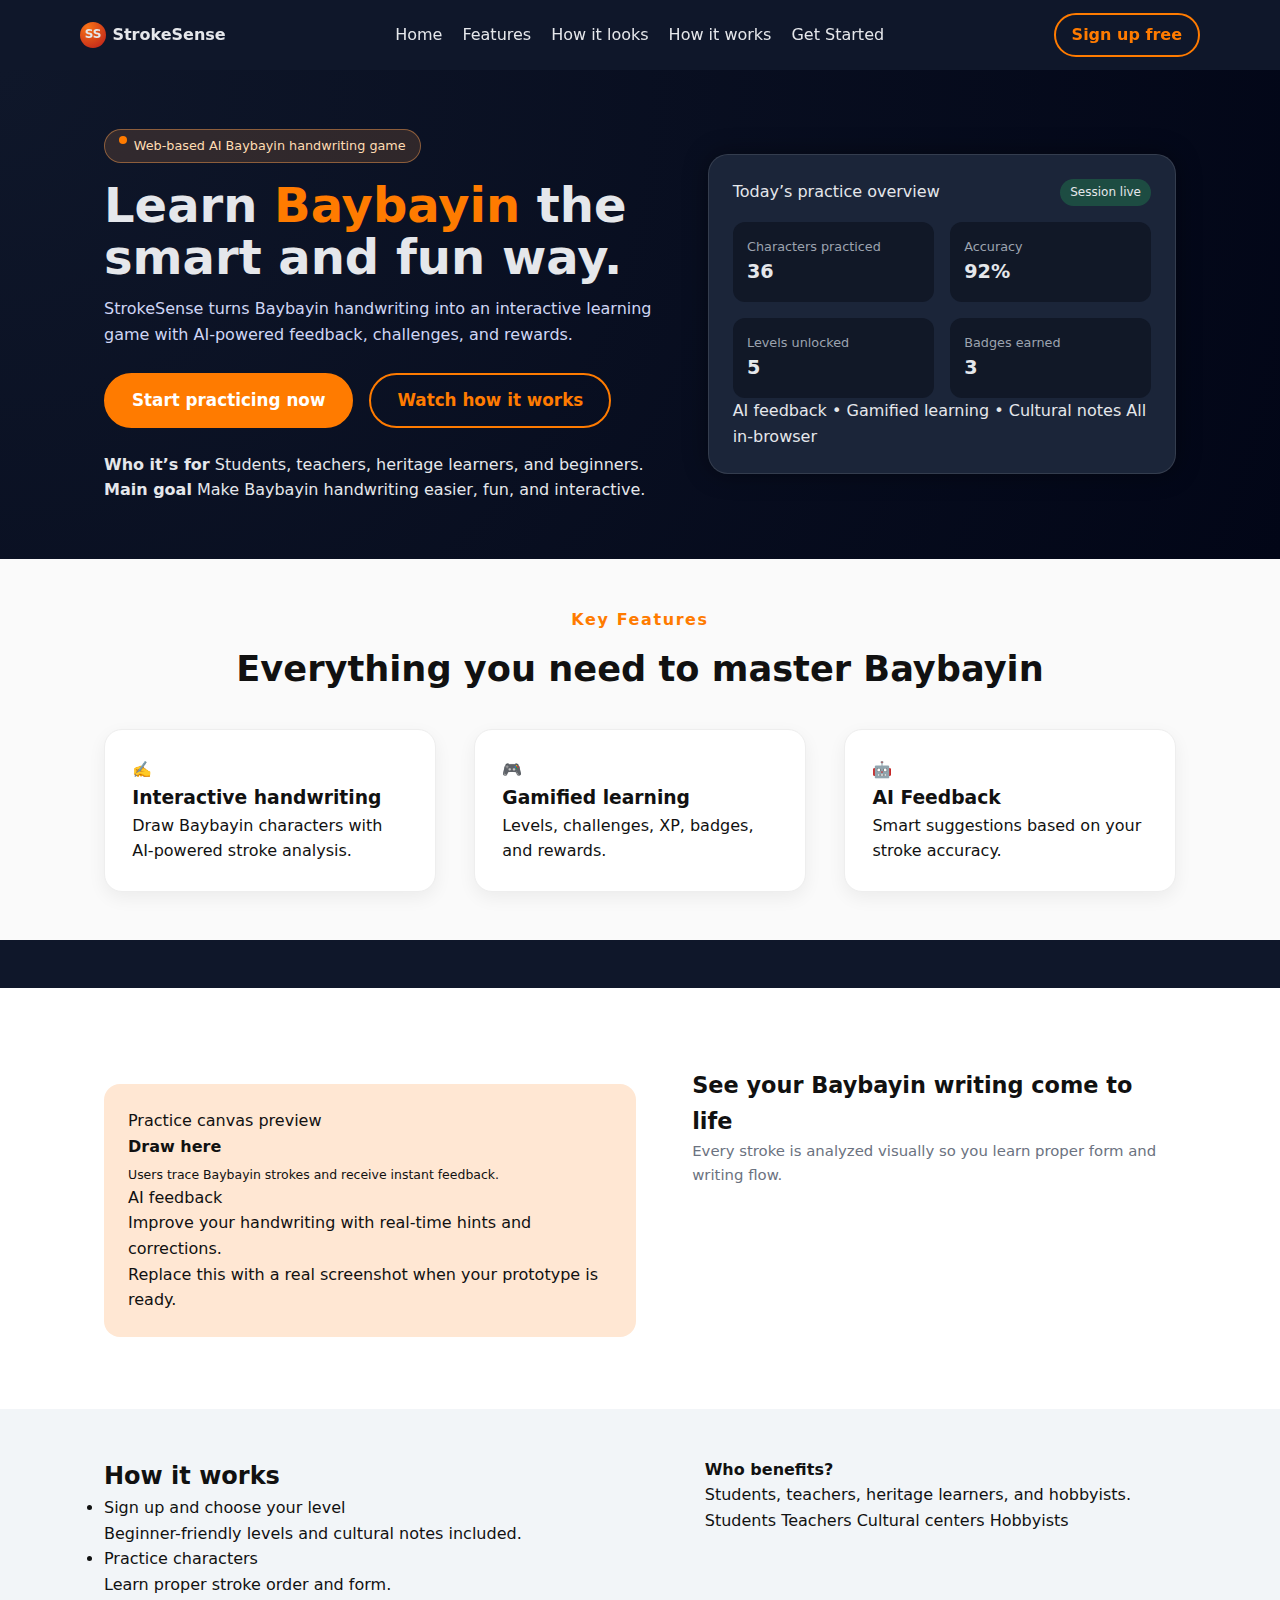
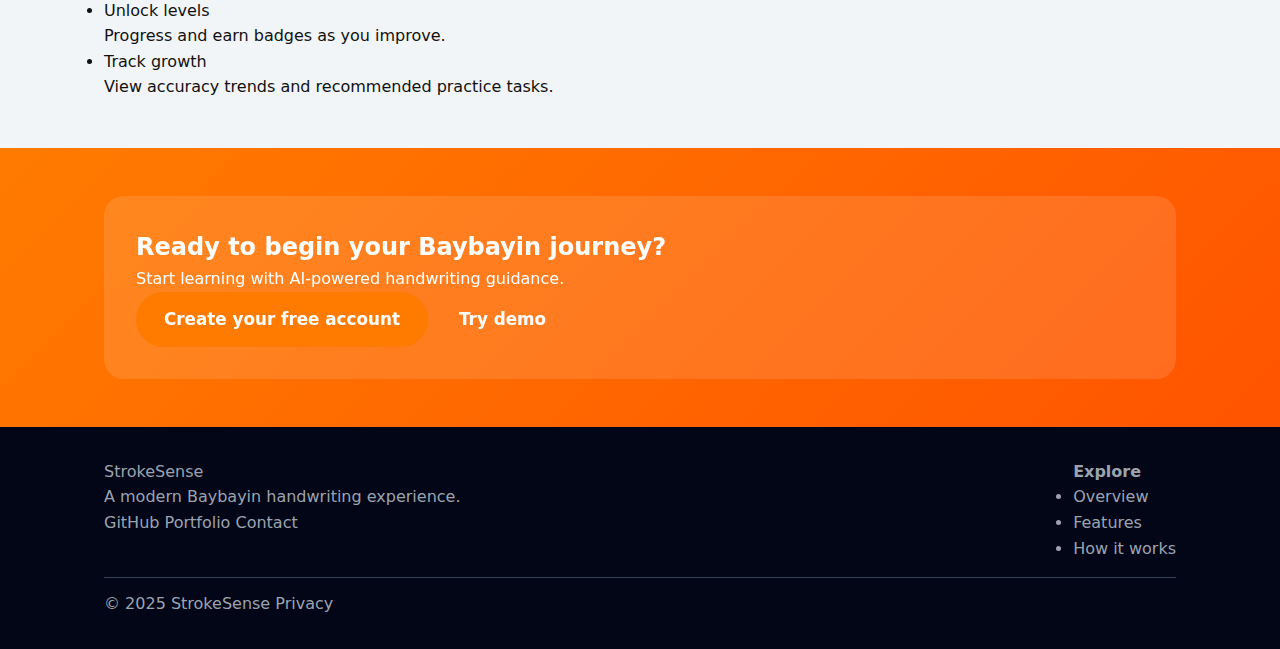
<file: index.html>
<!DOCTYPE html>
<html lang="en">
<head>
  <meta charset="UTF-8" />
  <title>StrokeSense – Learn Baybayin the Smart and Fun Way</title>
  <meta name="viewport" content="width=device-width, initial-scale=1.0" />
  <link rel="stylesheet" href="style.css" />
</head>
<body>
  <header>
    <div class="container nav">
      <div class="logo">
        <div class="logo-mark">SS</div>
        <span>StrokeSense</span>
      </div>
      <nav class="nav-links">
        <a href="#hero">Home</a>
        <a href="#features">Features</a>
        <a href="#visual">How it looks</a>
        <a href="#details">How it works</a>
        <a href="#cta">Get Started</a>
      </nav>
      <a href="#cta" class="nav-cta">Sign up free</a>
    </div>
  </header>

  <section id="hero" class="hero">
    <div class="container hero-grid">
      <div>
        <div class="badge">
          <span class="badge-dot"></span>
          <span>Web-based AI Baybayin handwriting game</span>
        </div>

        <h1>Learn <span>Baybayin</span> the smart and fun way.</h1>
        <p class="hero-subtitle">
          StrokeSense turns Baybayin handwriting into an interactive learning game with AI-powered feedback, challenges, and rewards.
        </p>

        <div class="hero-cta-group">
          <a href="#cta" class="btn-primary">Start practicing now</a>
          <a href="#visual" class="btn-outline">Watch how it works</a>
        </div>

        <div class="hero-meta">
          <span>
            <strong>Who it’s for</strong>
            Students, teachers, heritage learners, and beginners.
          </span>
          <span>
            <strong>Main goal</strong>
            Make Baybayin handwriting easier, fun, and interactive.
          </span>
        </div>
      </div>

      <div class="hero-visual">
        <div class="hero-card">
          <div class="hero-card-header">
            <span class="hero-card-title">Today’s practice overview</span>
            <span class="status-pill">Session live</span>
          </div>

          <div class="hero-card-metrics">
            <div class="metric">
              <p class="metric-label">Characters practiced</p>
              <p class="metric-value">36</p>
            </div>
            <div class="metric">
              <p class="metric-label">Accuracy</p>
              <p class="metric-value">92%</p>
            </div>
            <div class="metric">
              <p class="metric-label">Levels unlocked</p>
              <p class="metric-value">5</p>
            </div>
            <div class="metric">
              <p class="metric-label">Badges earned</p>
              <p class="metric-value">3</p>
            </div>
          </div>

          <div class="hero-card-footer">
            <span>AI feedback • Gamified learning • Cultural notes</span>
            <span class="hero-tag">All in-browser</span>
          </div>
        </div>
      </div>
    </div>
  </section>

  <section id="features" class="section features">
    <div class="container">
      <div class="section-header">
        <p class="section-kicker">Key Features</p>
        <h2 class="section-title features-title">Everything you need to master Baybayin</h2>
      </div>

      <div class="features-grid">
        <article class="feature-card">
          <div class="feature-icon">✍️</div>
          <h3 class="feature-title">Interactive handwriting</h3>
          <p class="feature-text">Draw Baybayin characters with AI-powered stroke analysis.</p>
        </article>

        <article class="feature-card">
          <div class="feature-icon">🎮</div>
          <h3 class="feature-title">Gamified learning</h3>
          <p class="feature-text">Levels, challenges, XP, badges, and rewards.</p>
        </article>

        <article class="feature-card">
          <div class="feature-icon">🤖</div>
          <h3 class="feature-title">AI Feedback</h3>
          <p class="feature-text">Smart suggestions based on your stroke accuracy.</p>
        </article>
      </div>
    </div>
  </section>

  <section id="visual" class="section visual-section">
    <div class="container visual-grid">
      <div class="visual-box">
        <div class="visual-header">
          <span>Practice canvas preview</span>
          <div class="visual-dots">
            <div class="dot"></div>
            <div class="dot"></div>
            <div class="dot"></div>
          </div>
        </div>

        <div class="canvas-mock">
          <div class="canvas-left">
            <div class="stroke-box">
              <strong>Draw here</strong>
              <p style="margin-top:0.35rem; font-size:0.78rem;">
                Users trace Baybayin strokes and receive instant feedback.
              </p>
            </div>
          </div>

          <div class="canvas-right">
            <span class="visual-pill">AI feedback</span>
            <p>Improve your handwriting with real-time hints and corrections.</p>
            <p>Replace this with a real screenshot when your prototype is ready.</p>
          </div>
        </div>
      </div>

      <div>
        <h2 class="section-title" style="font-size:1.4rem;">See your Baybayin writing come to life</h2>
        <p style="font-size:0.93rem; color:var(--muted); margin-bottom:1rem;">
          Every stroke is analyzed visually so you learn proper form and writing flow.
        </p>
      </div>
    </div>
  </section>

  <section id="details" class="section info">
    <div class="container info-layout">
      <div>
        <h2 class="section-title" style="font-size:1.5rem;">How it works</h2>
        <ul class="info-list">
          <li>
            <p class="info-item-title">Sign up and choose your level</p>
            <p class="info-item-desc">Beginner-friendly levels and cultural notes included.</p>
          </li>

          <li>
            <p class="info-item-title">Practice characters</p>
            <p class="info-item-desc">Learn proper stroke order and form.</p>
          </li>

          <li>
            <p class="info-item-title">Unlock levels</p>
            <p class="info-item-desc">Progress and earn badges as you improve.</p>
          </li>

          <li>
            <p class="info-item-title">Track growth</p>
            <p class="info-item-desc">View accuracy trends and recommended practice tasks.</p>
          </li>
        </ul>
      </div>

      <aside class="info-highlight">
        <h4>Who benefits?</h4>
        <p>Students, teachers, heritage learners, and hobbyists.</p>

        <div class="pill-row">
          <span class="pill">Students</span>
          <span class="pill">Teachers</span>
          <span class="pill">Cultural centers</span>
          <span class="pill">Hobbyists</span>
        </div>
      </aside>
    </div>
  </section>

  <section id="cta" class="cta">
    <div class="container">
      <div class="cta-box">
        <div>
          <h2 class="cta-title">Ready to begin your Baybayin journey?</h2>
          <p class="cta-text">Start learning with AI-powered handwriting guidance.</p>
        </div>
        <div class="cta-actions">
          <a href="#" class="btn-primary">Create your free account</a>
          <a href="#" class="btn-ghost">Try demo</a>
        </div>
      </div>
    </div>
  </section>

  <footer>
    <div class="container">
      <div class="footer-top">
        <div>
          <p class="footer-brand">StrokeSense</p>
          <p>A modern Baybayin handwriting experience.</p>

          <div class="socials">
            <a href="#">GitHub</a>
            <a href="#">Portfolio</a>
            <a href="#">Contact</a>
          </div>
        </div>

        <div class="footer-links">
          <ul>
            <strong>Explore</strong>
            <li><a href="#hero">Overview</a></li>
            <li><a href="#features">Features</a></li>
            <li><a href="#details">How it works</a></li>
          </ul>
        </div>
      </div>

      <div class="footer-bottom">
        <span>© 2025 StrokeSense</span>
        <span><a href="#">Privacy</a></span>
      </div>
    </div>
  </footer>
</body>
</html>
</file>
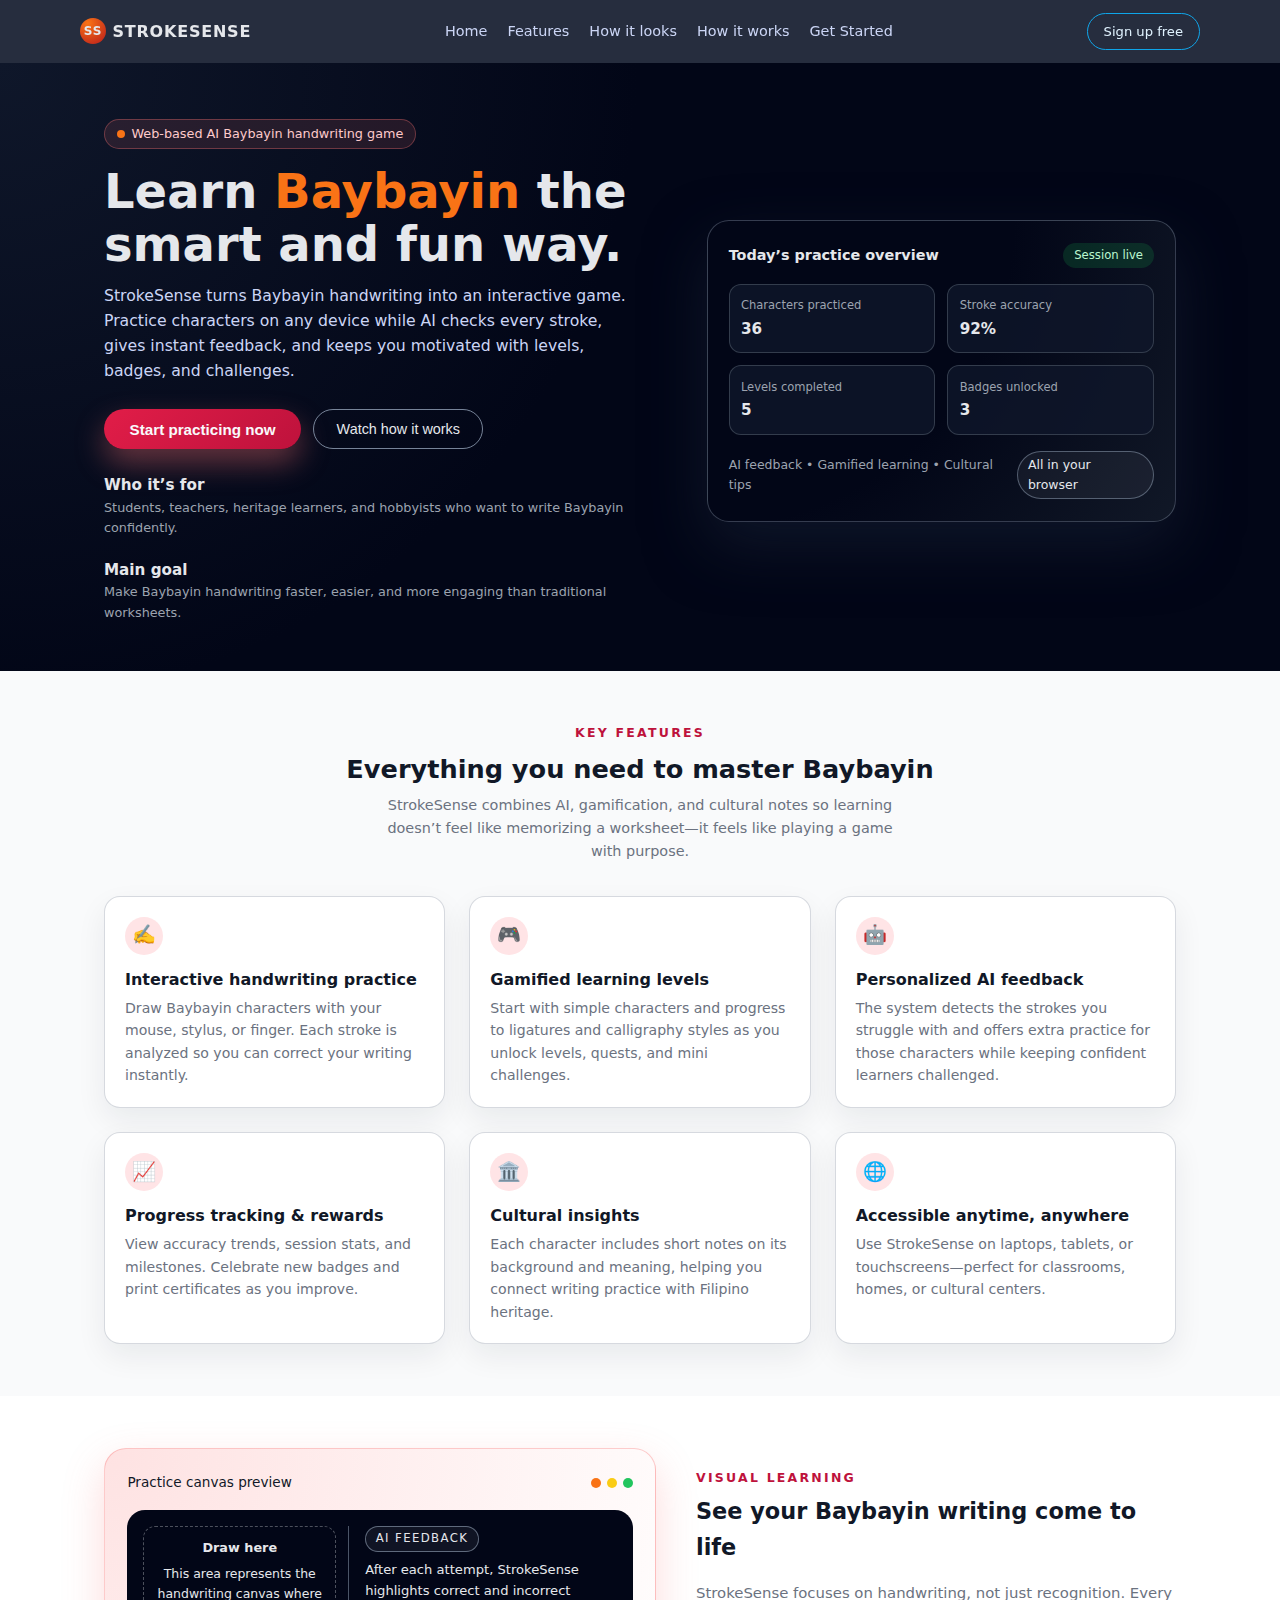
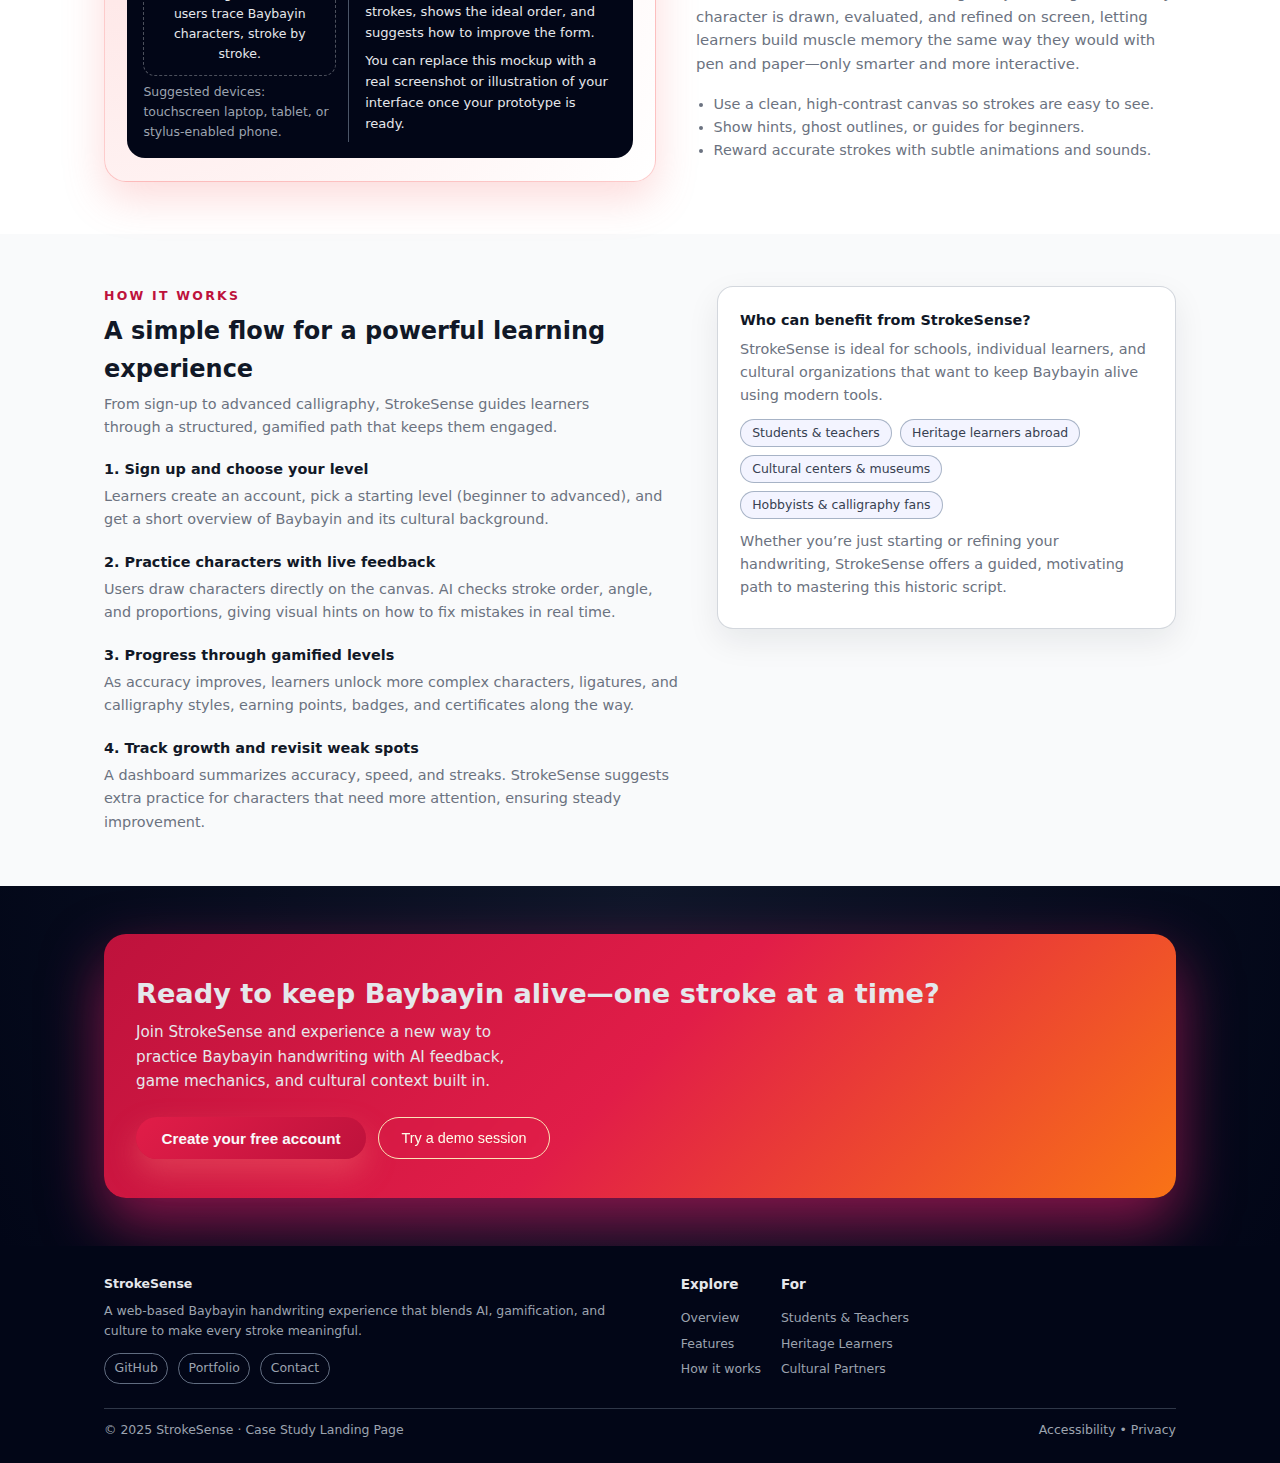
<file: strokesense-landing.html>
<!DOCTYPE html>
<html lang="en">
<head>
  <meta charset="UTF-8" />
  <title>StrokeSense – Learn Baybayin the Smart and Fun Way</title>
  <meta name="viewport" content="width=device-width, initial-scale=1.0" />

  <style>
   
    :root {
      --primary: #e11d48;      
      --primary-dark: #be123c;
      --primary-soft: #ffe4e6;
      --accent: #0ea5e9;
      --bg: #0f172a;
      --light-bg: #f3f4f6;
      --card-bg: #ffffff;
      --text: #111827;
      --muted: #6b7280;
      --radius: 16px;
      --max-width: 1120px;
    }

    * {
      margin: 0;
      padding: 0;
      box-sizing: border-box;
    }

    body {
      font-family: system-ui, -apple-system, BlinkMacSystemFont, "Segoe UI",
        sans-serif;
      background: var(--light-bg);
      color: var(--text);
      line-height: 1.6;
    }

    img {
      max-width: 100%;
      display: block;
    }

    a {
      text-decoration: none;
      color: inherit;
    }

    .container {
      width: 100%;
      max-width: var(--max-width);
      margin: 0 auto;
      padding: 0 1.5rem;
    }

   
    header {
      position: sticky;
      top: 0;
      z-index: 20;
      background: rgba(15, 23, 42, 0.9);
      backdrop-filter: blur(12px);
      color: #e5e7eb;
    }

    .nav {
      display: flex;
      align-items: center;
      justify-content: space-between;
      padding: 0.8rem 0;
    }

    .logo {
      display: flex;
      align-items: center;
      gap: 0.4rem;
      font-weight: 700;
      letter-spacing: 0.05em;
      font-size: 1rem;
      text-transform: uppercase;
    }

    .logo-mark {
      width: 26px;
      height: 26px;
      border-radius: 999px;
      background: radial-gradient(circle at 30% 20%, #f97316, #b91c1c);
      display: flex;
      align-items: center;
      justify-content: center;
      font-size: 0.75rem;
    }

    .nav-links {
      display: flex;
      gap: 1.25rem;
      font-size: 0.9rem;
    }

    .nav-links a {
      position: relative;
      color: #cbd5f5;
    }

    .nav-links a::after {
      content: "";
      position: absolute;
      left: 0;
      bottom: -0.25rem;
      width: 0;
      height: 2px;
      background: var(--accent);
      transition: width 0.2s ease;
    }

    .nav-links a:hover::after {
      width: 100%;
    }

    .nav-cta {
      padding: 0.45rem 1rem;
      border-radius: 999px;
      border: 1px solid var(--accent);
      font-size: 0.82rem;
      color: #e0f2fe;
      background: transparent;
      transition: all 0.2s ease;
    }

    .nav-cta:hover {
      background: var(--accent);
      color: #0f172a;
    }

    
    .hero {
      background: radial-gradient(circle at top left, #0f172a 0, #020617 45%);
      color: #e5e7eb;
      padding: 3.5rem 0 3rem;
    }

    .hero-grid {
      display: grid;
      grid-template-columns: minmax(0, 1.2fr) minmax(0, 1fr);
      gap: 2.5rem;
      align-items: center;
    }

    .badge {
      display: inline-flex;
      align-items: center;
      gap: 0.4rem;
      padding: 0.25rem 0.75rem;
      border-radius: 999px;
      background: rgba(248, 113, 113, 0.12);
      border: 1px solid rgba(248, 113, 113, 0.35);
      font-size: 0.8rem;
      margin-bottom: 1rem;
      color: #fecaca;
    }

    .badge-dot {
      width: 8px;
      height: 8px;
      border-radius: 999px;
      background: #f97316;
    }

    .hero h1 {
      font-size: clamp(2rem, 3vw + 1rem, 3rem);
      line-height: 1.1;
      margin-bottom: 0.75rem;
    }

    .hero h1 span {
      color: #f97316;
    }

    .hero-subtitle {
      font-size: 0.98rem;
      color: #cbd5f5;
      max-width: 34rem;
      margin-bottom: 1.6rem;
    }

    .hero-cta-group {
      display: flex;
      flex-wrap: wrap;
      gap: 0.75rem;
      margin-bottom: 1.5rem;
    }

    .btn-primary {
      border: none;
      padding: 0.7rem 1.6rem;
      border-radius: 999px;
      background: linear-gradient(135deg, var(--primary), var(--primary-dark));
      color: #f9fafb;
      font-size: 0.95rem;
      font-weight: 600;
      cursor: pointer;
      box-shadow: 0 14px 30px rgba(248, 113, 113, 0.4);
      transition: transform 0.15s ease, box-shadow 0.15s ease;
    }

    .btn-primary:hover {
      transform: translateY(-1px);
      box-shadow: 0 18px 40px rgba(248, 113, 113, 0.55);
    }

    .btn-outline {
      padding: 0.7rem 1.4rem;
      border-radius: 999px;
      border: 1px solid rgba(148, 163, 184, 0.8);
      background: transparent;
      color: #e5e7eb;
      font-size: 0.9rem;
      cursor: pointer;
      transition: all 0.15s ease;
    }

    .btn-outline:hover {
      border-color: var(--accent);
      color: #e0f2fe;
      background: rgba(15, 23, 42, 0.7);
    }

    .hero-meta {
      display: flex;
      flex-wrap: wrap;
      gap: 1.2rem;
      font-size: 0.8rem;
      color: #9ca3af;
    }

    .hero-meta span strong {
      display: block;
      font-size: 0.95rem;
      color: #e5e7eb;
    }

   
    .hero-visual {
      position: relative;
    }

    .hero-card {
      background: radial-gradient(circle at top left, #020617, #020617 55%, #111827);
      border-radius: 22px;
      padding: 1.4rem 1.3rem;
      box-shadow: 0 24px 60px rgba(15, 23, 42, 0.9);
      border: 1px solid rgba(148, 163, 184, 0.35);
    }

    .hero-card-header {
      display: flex;
      justify-content: space-between;
      align-items: center;
      margin-bottom: 1rem;
    }

    .hero-card-title {
      font-size: 0.9rem;
      font-weight: 600;
      color: #e5e7eb;
    }

    .status-pill {
      padding: 0.18rem 0.7rem;
      border-radius: 999px;
      font-size: 0.73rem;
      background: rgba(22, 163, 74, 0.2);
      color: #bbf7d0;
    }

    .hero-card-metrics {
      display: grid;
      grid-template-columns: repeat(2, minmax(0, 1fr));
      gap: 0.75rem;
      margin-bottom: 1rem;
      font-size: 0.8rem;
    }

    .metric {
      padding: 0.7rem;
      border-radius: 12px;
      background: rgba(15, 23, 42, 0.8);
      border: 1px solid rgba(55, 65, 81, 0.9);
    }

    .metric-label {
      color: #9ca3af;
      margin-bottom: 0.15rem;
      font-size: 0.72rem;
    }

    .metric-value {
      color: #e5e7eb;
      font-weight: 600;
      font-size: 0.95rem;
    }

    .hero-card-footer {
      display: flex;
      justify-content: space-between;
      align-items: center;
      font-size: 0.78rem;
      color: #9ca3af;
    }

    .hero-tag {
      padding: 0.18rem 0.6rem;
      border-radius: 999px;
      background: rgba(248, 250, 252, 0.05);
      border: 1px solid rgba(148, 163, 184, 0.5);
      color: #e5e7eb;
    }

    
    .section {
      padding: 3.25rem 0;
    }

    .section-header {
      text-align: center;
      margin-bottom: 2rem;
    }

    .section-kicker {
      font-size: 0.78rem;
      letter-spacing: 0.18em;
      text-transform: uppercase;
      color: var(--primary-dark);
      font-weight: 700;
      margin-bottom: 0.4rem;
    }

    .section-title {
      font-size: 1.6rem;
      margin-bottom: 0.25rem;
    }

    .section-subtitle {
      font-size: 0.9rem;
      color: var(--muted);
      max-width: 32rem;
      margin: 0 auto;
    }

   
    .features {
      background: #f9fafb;
    }

    .features-grid {
      display: grid;
      grid-template-columns: repeat(3, minmax(0, 1fr));
      gap: 1.5rem;
    }

    .feature-card {
      background: var(--card-bg);
      border-radius: var(--radius);
      padding: 1.25rem;
      box-shadow: 0 12px 30px rgba(15, 23, 42, 0.07);
      border: 1px solid rgba(209, 213, 219, 0.9);
      transition: transform 0.15s ease, box-shadow 0.15s ease;
    }

    .feature-card:hover {
      transform: translateY(-4px);
      box-shadow: 0 18px 45px rgba(15, 23, 42, 0.12);
    }

    .feature-icon {
      width: 38px;
      height: 38px;
      border-radius: 999px;
      display: flex;
      align-items: center;
      justify-content: center;
      font-size: 1.2rem;
      margin-bottom: 0.75rem;
      background: var(--primary-soft);
      color: var(--primary-dark);
    }

    .feature-title {
      font-size: 1rem;
      font-weight: 600;
      margin-bottom: 0.3rem;
    }

    .feature-text {
      font-size: 0.88rem;
      color: var(--muted);
    }

    
    .visual-section {
      background: #ffffff;
    }

    .visual-grid {
      display: grid;
      grid-template-columns: minmax(0, 1.15fr) minmax(0, 1fr);
      gap: 2.5rem;
      align-items: center;
    }

    .visual-box {
      border-radius: 22px;
      padding: 1.4rem;
      background: radial-gradient(circle at top left, #fee2e2, #ffffff);
      border: 1px solid rgba(248, 113, 113, 0.35);
      box-shadow: 0 16px 40px rgba(248, 113, 113, 0.25);
    }

    .visual-header {
      display: flex;
      justify-content: space-between;
      align-items: center;
      margin-bottom: 1rem;
      font-size: 0.85rem;
    }

    .visual-dots {
      display: flex;
      gap: 0.35rem;
    }

    .dot {
      width: 10px;
      height: 10px;
      border-radius: 999px;
      background: #f97316;
    }

    .dot:nth-child(2) {
      background: #facc15;
    }

    .dot:nth-child(3) {
      background: #22c55e;
    }

    .canvas-mock {
      border-radius: 18px;
      background: #020617;
      padding: 1rem;
      min-height: 180px;
      display: grid;
      grid-template-columns: 0.9fr 1.1fr;
      gap: 1rem;
      color: #e5e7eb;
      font-size: 0.82rem;
    }

    .canvas-left {
      border-right: 1px solid rgba(148, 163, 184, 0.5);
      padding-right: 0.75rem;
      display: flex;
      flex-direction: column;
      gap: 0.4rem;
    }

    .stroke-box {
      border-radius: 12px;
      border: 1px dashed rgba(248, 250, 252, 0.3);
      padding: 0.7rem;
      text-align: center;
      font-size: 0.8rem;
    }

    .canvas-right {
      display: flex;
      flex-direction: column;
      gap: 0.45rem;
    }

    .visual-pill {
      align-self: flex-start;
      padding: 0.18rem 0.6rem;
      border-radius: 999px;
      background: rgba(248, 250, 252, 0.06);
      border: 1px solid rgba(148, 163, 184, 0.6);
      font-size: 0.73rem;
      text-transform: uppercase;
      letter-spacing: 0.12em;
    }

   
    .info {
      background: #f9fafb;
    }

    .info-layout {
      display: grid;
      grid-template-columns: minmax(0, 1.25fr) minmax(0, 1fr);
      gap: 2.4rem;
      align-items: flex-start;
    }

    .info-list {
      list-style: none;
      display: flex;
      flex-direction: column;
      gap: 1.25rem;
      font-size: 0.9rem;
    }

    .info-item-title {
      font-weight: 600;
      margin-bottom: 0.25rem;
    }

    .info-item-desc {
      color: var(--muted);
    }

    .info-highlight {
      background: var(--card-bg);
      border-radius: var(--radius);
      padding: 1.4rem;
      border: 1px solid rgba(209, 213, 219, 0.95);
      box-shadow: 0 12px 32px rgba(15, 23, 42, 0.08);
      font-size: 0.9rem;
    }

    .info-highlight h4 {
      margin-bottom: 0.4rem;
    }

    .info-highlight p {
      color: var(--muted);
      margin-bottom: 0.75rem;
    }

    .pill-row {
      display: flex;
      flex-wrap: wrap;
      gap: 0.5rem;
    }

    .pill {
      padding: 0.18rem 0.7rem;
      border-radius: 999px;
      border: 1px solid rgba(148, 163, 184, 0.8);
      font-size: 0.78rem;
      color: #374151;
      background: #f3f4ff;
    }

    
    .cta {
      padding: 3rem 0;
      background: radial-gradient(circle at top, #0f172a, #020617);
      color: #e5e7eb;
    }

    .cta-box {
      border-radius: 22px;
      padding: 2.4rem 2rem;
      background: linear-gradient(135deg, #be123c, #e11d48, #f97316);
      box-shadow: 0 26px 60px rgba(190, 24, 93, 0.7);
      display: flex;
      flex-wrap: wrap;
      justify-content: space-between;
      gap: 1.5rem;
      align-items: center;
    }

    .cta-title {
      font-size: 1.7rem;
      margin-bottom: 0.3rem;
    }

    .cta-text {
      font-size: 0.95rem;
      max-width: 26rem;
    }

    .cta-actions {
      display: flex;
      flex-wrap: wrap;
      gap: 0.75rem;
    }

    .btn-ghost {
      border: 1px solid rgba(254, 249, 195, 0.9);
      padding: 0.75rem 1.4rem;
      border-radius: 999px;
      background: transparent;
      color: #fefce8;
      font-size: 0.9rem;
      font-weight: 500;
      cursor: pointer;
      backdrop-filter: blur(4px);
    }

  
    footer {
      background: #020617;
      color: #9ca3af;
      font-size: 0.78rem;
      padding: 1.8rem 0 1.4rem;
    }

    .footer-top {
      display: grid;
      grid-template-columns: minmax(0, 1.1fr) minmax(0, 1fr);
      gap: 2rem;
      margin-bottom: 1.5rem;
    }

    .footer-brand {
      font-weight: 600;
      color: #e5e7eb;
      margin-bottom: 0.4rem;
    }

    .socials {
      display: flex;
      flex-wrap: wrap;
      gap: 0.6rem;
      margin-top: 0.75rem;
    }

    .socials a {
      padding: 0.3rem 0.6rem;
      border-radius: 999px;
      border: 1px solid rgba(148, 163, 184, 0.65);
      transition: all 0.15s ease;
    }

    .socials a:hover {
      background: var(--accent);
      color: #020617;
      border-color: var(--accent);
    }

    .footer-links {
      display: flex;
      flex-wrap: wrap;
      gap: 1.25rem;
    }

    .footer-links ul {
      list-style: none;
      display: flex;
      flex-direction: column;
      gap: 0.35rem;
    }

    .footer-links strong {
      color: #e5e7eb;
      font-size: 0.85rem;
      margin-bottom: 0.4rem;
    }

    .footer-bottom {
      border-top: 1px solid rgba(55, 65, 81, 0.85);
      padding-top: 0.7rem;
      display: flex;
      justify-content: space-between;
      align-items: center;
      gap: 0.8rem;
    }

    .footer-bottom a:hover {
      color: #e5e7eb;
    }


    @media (max-width: 960px) {
      .hero-grid,
      .visual-grid,
      .info-layout,
      .footer-top {
        grid-template-columns: minmax(0, 1fr);
      }

      .hero-visual {
        order: -1;
      }

      .features-grid {
        grid-template-columns: repeat(2, minmax(0, 1fr));
      }

      .nav-links {
        display: none; 
      }
    }

    @media (max-width: 640px) {
      .features-grid {
        grid-template-columns: minmax(0, 1fr);
      }

      .cta-box {
        padding: 1.8rem 1.4rem;
      }

      .footer-bottom {
        flex-direction: column;
        align-items: flex-start;
      }
    }
  </style>
</head>
<body>


  <header>
    <div class="container nav">
      <div class="logo">
        <div class="logo-mark">SS</div>
        <span>StrokeSense</span>
      </div>
      <nav class="nav-links">
        <a href="#hero">Home</a>
        <a href="#features">Features</a>
        <a href="#visual">How it looks</a>
        <a href="#details">How it works</a>
        <a href="#cta">Get Started</a>
      </nav>
      <a href="#cta" class="nav-cta">Sign up free</a>
    </div>
  </header>


  <section id="hero" class="hero">
    <div class="container hero-grid">
      <div>
        <div class="badge">
          <span class="badge-dot"></span>
          <span>Web-based AI Baybayin handwriting game</span>
        </div>
        <h1>Learn <span>Baybayin</span> the smart and fun way.</h1>
        <p class="hero-subtitle">
          StrokeSense turns Baybayin handwriting into an interactive game.
          Practice characters on any device while AI checks every stroke,
          gives instant feedback, and keeps you motivated with levels,
          badges, and challenges.
        </p>

        <div class="hero-cta-group">
          <button class="btn-primary">Start practicing now</button>
          <button class="btn-outline">Watch how it works</button>
        </div>

        <div class="hero-meta">
          <span>
            <strong>Who it’s for</strong>
            Students, teachers, heritage learners, and hobbyists who want to
            write Baybayin confidently.
          </span>
          <span>
            <strong>Main goal</strong>
            Make Baybayin handwriting faster, easier, and more engaging than
            traditional worksheets.
          </span>
        </div>
      </div>

      <div class="hero-visual">
        <div class="hero-card">
          <div class="hero-card-header">
            <span class="hero-card-title">Today’s practice overview</span>
            <span class="status-pill">Session live</span>
          </div>

          <div class="hero-card-metrics">
            <div class="metric">
              <p class="metric-label">Characters practiced</p>
              <p class="metric-value">36</p>
            </div>
            <div class="metric">
              <p class="metric-label">Stroke accuracy</p>
              <p class="metric-value">92%</p>
            </div>
            <div class="metric">
              <p class="metric-label">Levels completed</p>
              <p class="metric-value">5</p>
            </div>
            <div class="metric">
              <p class="metric-label">Badges unlocked</p>
              <p class="metric-value">3</p>
            </div>
          </div>

          <div class="hero-card-footer">
            <span>AI feedback • Gamified learning • Cultural tips</span>
            <span class="hero-tag">All in your browser</span>
          </div>
        </div>
      </div>
    </div>
  </section>


  <section id="features" class="section features">
    <div class="container">
      <div class="section-header">
        <p class="section-kicker">Key features</p>
        <h2 class="section-title">Everything you need to master Baybayin</h2>
        <p class="section-subtitle">
          StrokeSense combines AI, gamification, and cultural notes so learning
          doesn’t feel like memorizing a worksheet—it feels like playing a game
          with purpose.
        </p>
      </div>

      <div class="features-grid">
        <article class="feature-card">
          <div class="feature-icon">✍️</div>
          <h3 class="feature-title">Interactive handwriting practice</h3>
          <p class="feature-text">
            Draw Baybayin characters with your mouse, stylus, or finger.
            Each stroke is analyzed so you can correct your writing instantly.
          </p>
        </article>

        <article class="feature-card">
          <div class="feature-icon">🎮</div>
          <h3 class="feature-title">Gamified learning levels</h3>
          <p class="feature-text">
            Start with simple characters and progress to ligatures and
            calligraphy styles as you unlock levels, quests, and mini
            challenges.
          </p>
        </article>

        <article class="feature-card">
          <div class="feature-icon">🤖</div>
          <h3 class="feature-title">Personalized AI feedback</h3>
          <p class="feature-text">
            The system detects the strokes you struggle with and offers extra
            practice for those characters while keeping confident learners
            challenged. 
          </p>
        </article>

        <article class="feature-card">
          <div class="feature-icon">📈</div>
          <h3 class="feature-title">Progress tracking & rewards</h3>
          <p class="feature-text">
            View accuracy trends, session stats, and milestones. Celebrate new
            badges and print certificates as you improve.
          </p>
        </article>

        <article class="feature-card">
          <div class="feature-icon">🏛️</div>
          <h3 class="feature-title">Cultural insights</h3>
          <p class="feature-text">
            Each character includes short notes on its background and meaning,
            helping you connect writing practice with Filipino heritage.
          </p>
        </article>

        <article class="feature-card">
          <div class="feature-icon">🌐</div>
          <h3 class="feature-title">Accessible anytime, anywhere</h3>
          <p class="feature-text">
            Use StrokeSense on laptops, tablets, or touchscreens—perfect for
            classrooms, homes, or cultural centers.
          </p>
        </article>
      </div>
    </div>
  </section>

  
  <section id="visual" class="section visual-section">
    <div class="container visual-grid">
      <div class="visual-box">
        <div class="visual-header">
          <span>Practice canvas preview</span>
          <div class="visual-dots">
            <div class="dot"></div>
            <div class="dot"></div>
            <div class="dot"></div>
          </div>
        </div>

        <div class="canvas-mock">
          <div class="canvas-left">
            <div class="stroke-box">
              <strong>Draw here</strong>
              <p style="margin-top:0.35rem; font-size:0.78rem;">
                This area represents the handwriting canvas where users trace
                Baybayin characters, stroke by stroke.
              </p>
            </div>
            <span style="font-size:0.78rem; color:#9ca3af;">
              Suggested devices: touchscreen laptop, tablet, or stylus-enabled
              phone.
            </span>
          </div>

          <div class="canvas-right">
            <span class="visual-pill">AI feedback</span>
            <p>
              After each attempt, StrokeSense highlights correct and incorrect
              strokes, shows the ideal order, and suggests how to improve the
              form.
            </p>
            <p>
              You can replace this mockup with a real screenshot or illustration
              of your interface once your prototype is ready.
            </p>
          </div>
        </div>
      </div>

      <div>
        <div class="section-header" style="text-align:left; margin-bottom:1rem;">
          <p class="section-kicker">Visual learning</p>
          <h2 class="section-title" style="font-size:1.4rem;">
            See your Baybayin writing come to life
          </h2>
        </div>
        <p style="font-size:0.93rem; color:var(--muted); margin-bottom:1rem;">
          StrokeSense focuses on handwriting, not just recognition. Every
          character is drawn, evaluated, and refined on screen, letting learners
          build muscle memory the same way they would with pen and paper—only
          smarter and more interactive.
        </p>
        <ul style="font-size:0.9rem; color:var(--muted); padding-left:1.1rem; list-style:disc;">
          <li>Use a clean, high-contrast canvas so strokes are easy to see.</li>
          <li>Show hints, ghost outlines, or guides for beginners.</li>
          <li>Reward accurate strokes with subtle animations and sounds.</li>
        </ul>
      </div>
    </div>
  </section>

 
  <section id="details" class="section info">
    <div class="container info-layout">
      <div>
        <div class="section-header" style="text-align:left; margin-bottom:1.2rem;">
          <p class="section-kicker">How it works</p>
          <h2 class="section-title" style="font-size:1.5rem;">
            A simple flow for a powerful learning experience
          </h2>
          <p class="section-subtitle" style="margin:0; text-align:left;">
            From sign-up to advanced calligraphy, StrokeSense guides learners
            through a structured, gamified path that keeps them engaged.
          </p>
        </div>

        <ul class="info-list">
          <li>
            <p class="info-item-title">1. Sign up and choose your level</p>
            <p class="info-item-desc">
              Learners create an account, pick a starting level (beginner to
              advanced), and get a short overview of Baybayin and its cultural
              background.
            </p>
          </li>
          <li>
            <p class="info-item-title">2. Practice characters with live feedback</p>
            <p class="info-item-desc">
              Users draw characters directly on the canvas. AI checks stroke
              order, angle, and proportions, giving visual hints on how to fix
              mistakes in real time.
            </p>
          </li>
          <li>
            <p class="info-item-title">3. Progress through gamified levels</p>
            <p class="info-item-desc">
              As accuracy improves, learners unlock more complex characters,
              ligatures, and calligraphy styles, earning points, badges, and
              certificates along the way.
            </p>
          </li>
          <li>
            <p class="info-item-title">4. Track growth and revisit weak spots</p>
            <p class="info-item-desc">
              A dashboard summarizes accuracy, speed, and streaks. StrokeSense
              suggests extra practice for characters that need more attention,
              ensuring steady improvement.
            </p>
          </li>
        </ul>
      </div>

      <aside class="info-highlight">
        <h4>Who can benefit from StrokeSense?</h4>
        <p>
          StrokeSense is ideal for schools, individual learners, and cultural
          organizations that want to keep Baybayin alive using modern tools.
        </p>

        <div class="pill-row" style="margin-bottom:0.7rem;">
          <span class="pill">Students & teachers</span>
          <span class="pill">Heritage learners abroad</span>
          <span class="pill">Cultural centers & museums</span>
          <span class="pill">Hobbyists & calligraphy fans</span>
        </div>

        <p style="margin-bottom:0.4rem;">
          Whether you’re just starting or refining your handwriting, StrokeSense
          offers a guided, motivating path to mastering this historic script.
        </p>
      </aside>
    </div>
  </section>

 
  <section id="cta" class="cta">
    <div class="container">
      <div class="cta-box">
        <div>
          <h2 class="cta-title">Ready to keep Baybayin alive—one stroke at a time?</h2>
          <p class="cta-text">
            Join StrokeSense and experience a new way to practice Baybayin
            handwriting with AI feedback, game mechanics, and cultural context
            built in.
          </p>
        </div>
        <div class="cta-actions">
          <button class="btn-primary">Create your free account</button>
          <button class="btn-ghost">Try a demo session</button>
        </div>
      </div>
    </div>
  </section>

  <!-- ======= FOOTER ======= -->
  <footer>
    <div class="container">
      <div class="footer-top">
        <div>
          <p class="footer-brand">StrokeSense</p>
          <p>
            A web-based Baybayin handwriting experience that blends AI,
            gamification, and culture to make every stroke meaningful.
          </p>
          <div class="socials">
            <!-- Replace with real links -->
            <a href="#">GitHub</a>
            <a href="#">Portfolio</a>
            <a href="#">Contact</a>
          </div>
        </div>

        <div class="footer-links">
          <ul>
            <strong>Explore</strong>
            <li><a href="#hero">Overview</a></li>
            <li><a href="#features">Features</a></li>
            <li><a href="#details">How it works</a></li>
          </ul>
          <ul>
            <strong>For</strong>
            <li>Students & Teachers</li>
            <li>Heritage Learners</li>
            <li>Cultural Partners</li>
          </ul>
        </div>
      </div>

      <div class="footer-bottom">
        <span>© 2025 StrokeSense · Case Study Landing Page</span>
        <span>
          <a href="#">Accessibility</a> •
          <a href="#">Privacy</a>
        </span>
      </div>
    </div>
  </footer>
</body>
</html>
</file>
<file: style.css>
/* ========= GLOBAL ========= */
:root {
  --primary: #ff7b00;
  --primary-dark: #ff5e00;
  --accent: #0ea5e9;
  --bg: #0f172a;
  --light-bg: #f3f4f6;
  --muted: #6b7280;
  --radius: 16px;
  --max-width: 1120px;
}

* {
  margin: 0;
  padding: 0;
  box-sizing: border-box;
}

body {
  font-family: system-ui, -apple-system, Segoe UI, sans-serif;
  background: var(--bg);
  color: #e5e7eb;
  line-height: 1.6;
}

a {
  color: inherit;
  text-decoration: none;
}

.container {
  width: 100%;
  max-width: var(--max-width);
  margin: 0 auto;
  padding: 0 1.5rem;
}

/* ========= HEADER ========= */
header {
  background: rgba(15, 23, 42, 0.9);
  backdrop-filter: blur(10px);
  position: sticky;
  top: 0;
  z-index: 10;
}

.nav {
  display: flex;
  justify-content: space-between;
  align-items: center;
  padding: 0.8rem 0;
}

.logo {
  display: flex;
  align-items: center;
  gap: 0.4rem;
  font-weight: 700;
}

.logo-mark {
  width: 26px;
  height: 26px;
  border-radius: 50%;
  background: radial-gradient(circle at 30% 20%, #f97316, #b91c1c);
  display: flex;
  justify-content: center;
  align-items: center;
  font-size: 0.75rem;
}

.nav-links {
  display: flex;
  gap: 1.25rem;
}

.nav-links a {
  position: relative;
}

.nav-links a::after {
  content: "";
  position: absolute;
  bottom: -4px;
  left: 0;
  width: 0%;
  height: 2px;
  background: var(--accent);
  transition: 0.2s;
}

.nav-links a:hover::after {
  width: 100%;
}

.nav-cta {
  padding: 0.45rem 1rem;
  border-radius: 50px;
  border: 2px solid var(--primary);
  color: var(--primary);
  font-weight: 600;
}

.nav-cta:hover {
  background: var(--primary);
  color: #0f172a;
}

/* ========= HERO ========= */
.hero {
  padding: 3.5rem 0;
  background: radial-gradient(circle at top left, #0f172a, #020617);
}

.hero-grid {
  display: grid;
  grid-template-columns: 1.2fr 1fr;
  gap: 2.6rem;
  align-items: center;
}

.badge {
  display: inline-flex;
  gap: 0.4rem;
  background: rgba(255, 159, 80, 0.15);
  border: 1px solid rgba(255, 159, 80, 0.45);
  padding: 0.35rem 0.9rem;
  border-radius: 999px;
  color: #ffdcb3;
  font-size: 0.8rem;
  margin-bottom: 1rem;
}

.badge-dot {
  width: 8px;
  height: 8px;
  background: var(--primary);
  border-radius: 50%;
}

.hero h1 {
  font-size: clamp(2rem, 3vw + 1rem, 3rem);
  font-weight: 700;
  line-height: 1.1;
  margin-bottom: 0.75rem;
}

.hero h1 span {
  color: var(--primary);
}

.hero-subtitle {
  font-size: 1rem;
  color: #cfd6f5;
  margin-bottom: 1.6rem;
}

/* ========= BUTTONS ========= */
.btn-primary,
.btn-outline,
.btn-ghost {
  display: inline-block;
  padding: 12px 26px;
  border-radius: 50px;
  font-size: 1.05rem;
  font-weight: 600;
  cursor: pointer;
  transition: 0.2s ease;
}

/* Solid orange button */
.btn-primary {
  background: var(--primary);
  color: white;
  border: 2px solid var(--primary);
}

.btn-primary:hover {
  background: var(--primary-dark);
  border-color: var(--primary-dark);
  transform: translateY(-2px);
}

/* Outline orange button */
.btn-outline {
  border: 2px solid var(--primary);
  color: var(--primary);
}

.btn-outline:hover {
  background: var(--primary);
  color: white;
  transform: translateY(-2px);
}

.hero-cta-group {
  display: flex;
  gap: 1rem;
  margin-bottom: 1.5rem;
}

/* HERO CARD */
.hero-card {
  background: #1b2539;
  padding: 1.5rem;
  border-radius: 20px;
  border: 1px solid rgba(200, 200, 200, 0.15);
  box-shadow: 0 0 25px rgba(0, 0, 0, 0.4);
}

.hero-card-header {
  display: flex;
  justify-content: space-between;
  margin-bottom: 1rem;
}

.status-pill {
  padding: 4px 10px;
  border-radius: 999px;
  background: rgba(34, 197, 94, 0.25);
  font-size: 0.75rem;
}

.hero-card-metrics {
  display: grid;
  grid-template-columns: repeat(2, 1fr);
  gap: 1rem;
}

.metric {
  background: #111827;
  padding: 0.9rem;
  border-radius: 12px;
}

.metric-label {
  font-size: 0.8rem;
  color: #9ca3af;
}

.metric-value {
  font-size: 1.2rem;
  font-weight: 700;
}

/* ========= FEATURES ========= */
.features {
  background: #fafafa;
  color: #111;
  padding: 3rem 0;
}

.section-header {
  text-align: center;
  margin-bottom: 2rem;
}

.section-kicker {
  color: var(--primary);
  font-weight: 700;
  font-size: 1rem;
  letter-spacing: 0.1em;
}

.features-title {
  font-size: 2.2rem;
  font-weight: 800;
  margin-top: 0.5rem;
}

.features-grid {
  display: grid;
  grid-template-columns: repeat(3, 1fr);
  gap: 2.4rem;
}

.feature-card {
  background: white;
  padding: 1.7rem;
  border-radius: 18px;
  box-shadow: 0 6px 18px rgba(0, 0, 0, 0.06);
  border: 1px solid #eee;
}

/* ========= VISUAL SECTION (SPACING FIX APPLIED) ========= */
.visual-section {
  background: white;
  color: #111;
  padding: 3rem 0;
  margin-top: 3rem; /* ADDED — creates space below features */
}

.visual-grid {
  display: grid;
  grid-template-columns: 1.1fr 1fr;
  gap: 3.5rem; /* Medium spacing */
  margin-top: 1rem;
}

.visual-box {
  background: #ffe7d3;
  padding: 1.5rem;
  border-radius: 16px;
  margin-top: 2rem;     /* ADDED — spacing from features */
  margin-bottom: 1.5rem;
}

.visual-grid > div:last-child {
  padding-top: 1rem;
}

/* ========= INFO SECTION ========= */
.info {
  background: #f2f5f8;
  color: #111;
  padding: 3rem 0;
}

.info-layout {
  display: grid;
  grid-template-columns: 1.2fr 1fr;
  gap: 2.2rem;
}

/* ========= CTA ========= */
.cta {
  background: linear-gradient(135deg, #ff7b00, #ff5400);
  padding: 3rem 0;
  color: white;
}

.cta-box {
  background: rgba(255, 255, 255, 0.12);
  padding: 2rem;
  border-radius: 20px;
  backdrop-filter: blur(4px);
}

/* ========= FOOTER ========= */
footer {
  background: #020617;
  color: #9ca3af;
  padding: 2rem 0;
}

.footer-top {
  display: flex;
  justify-content: space-between;
}

.footer-bottom {
  margin-top: 1rem;
  border-top: 1px solid #334155;
  padding-top: 0.8rem;
}

/* ========= RESPONSIVE ========= */
@media (max-width: 960px) {
  .hero-grid,
  .visual-grid,
  .info-layout,
  .footer-top {
    grid-template-columns: 1fr;
  }

  .features-grid {
    grid-template-columns: repeat(2, 1fr);
  }

  .nav-links {
    display: none;
  }
}

@media (max-width: 640px) {
  .features-grid {
    grid-template-columns: 1fr;
  }

  .hero-cta-group {
    flex-direction: column;
    align-items: flex-start;
  }
}
</file>
